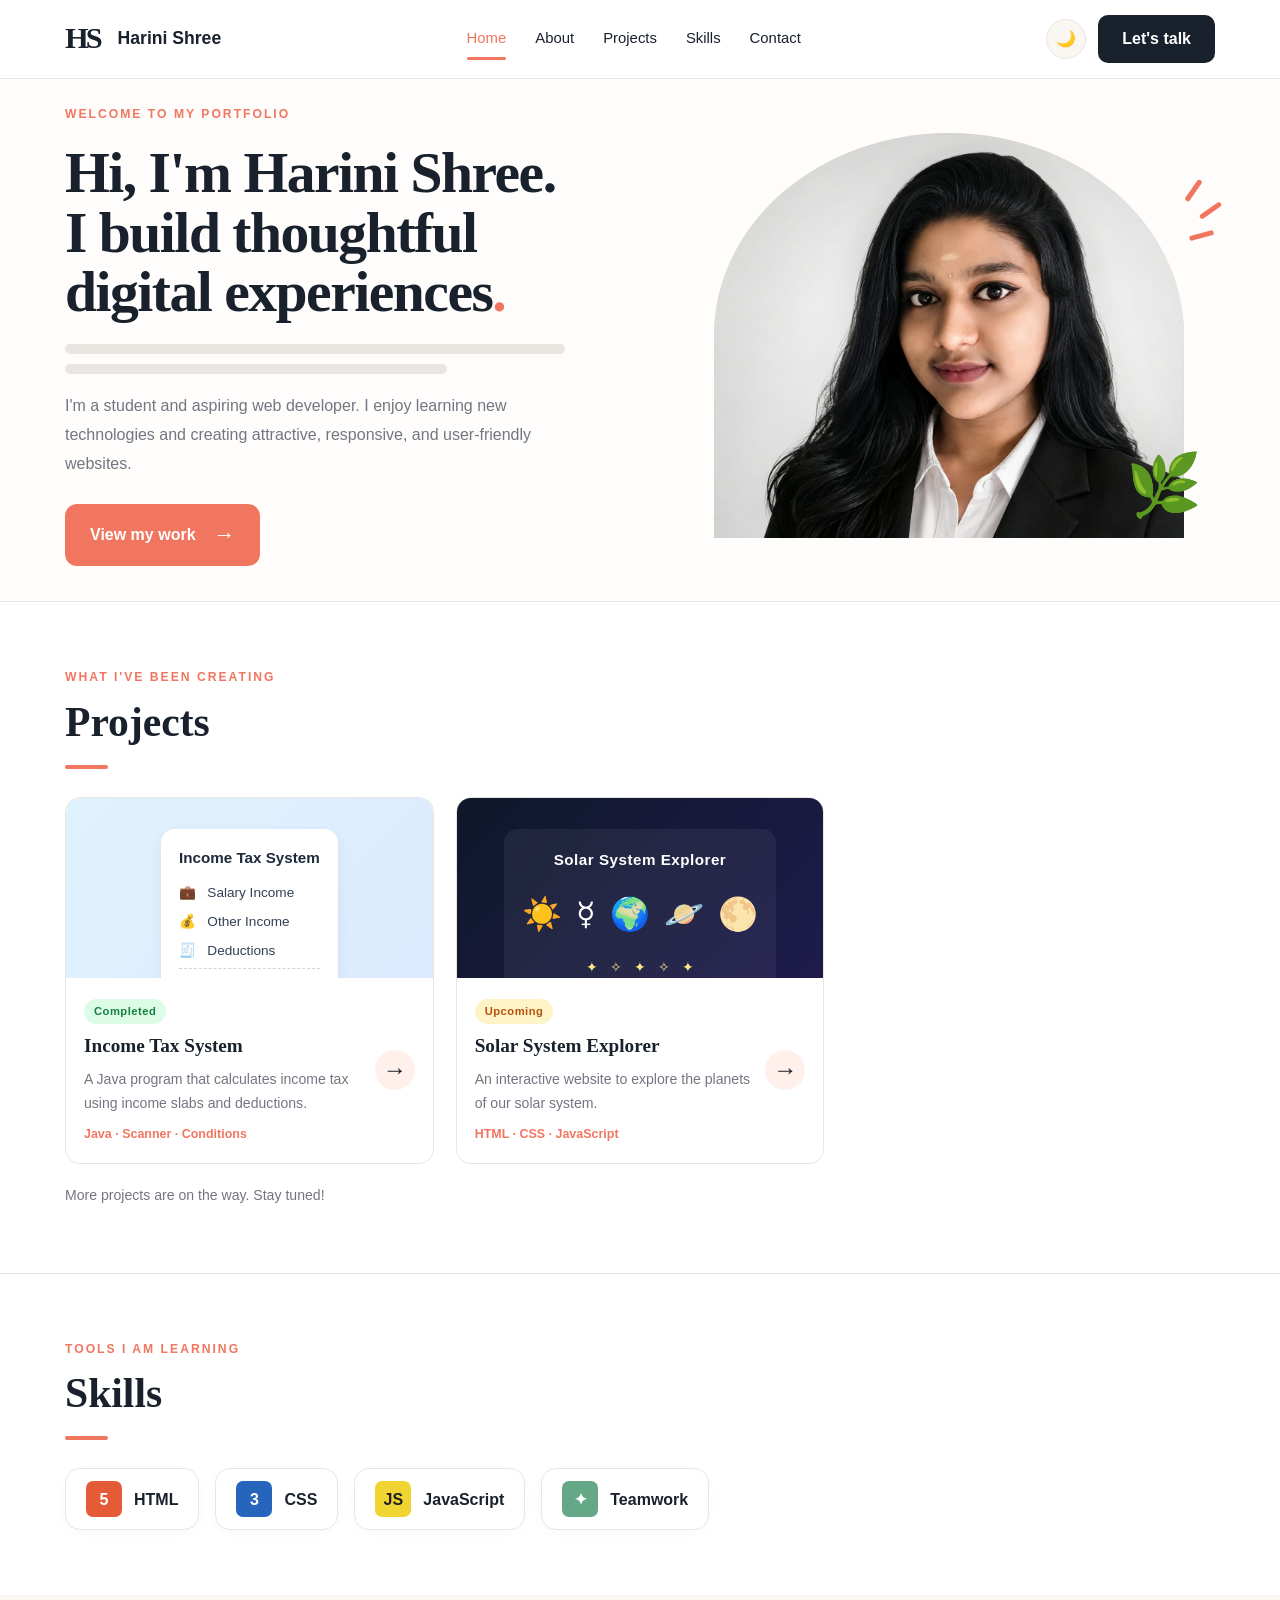
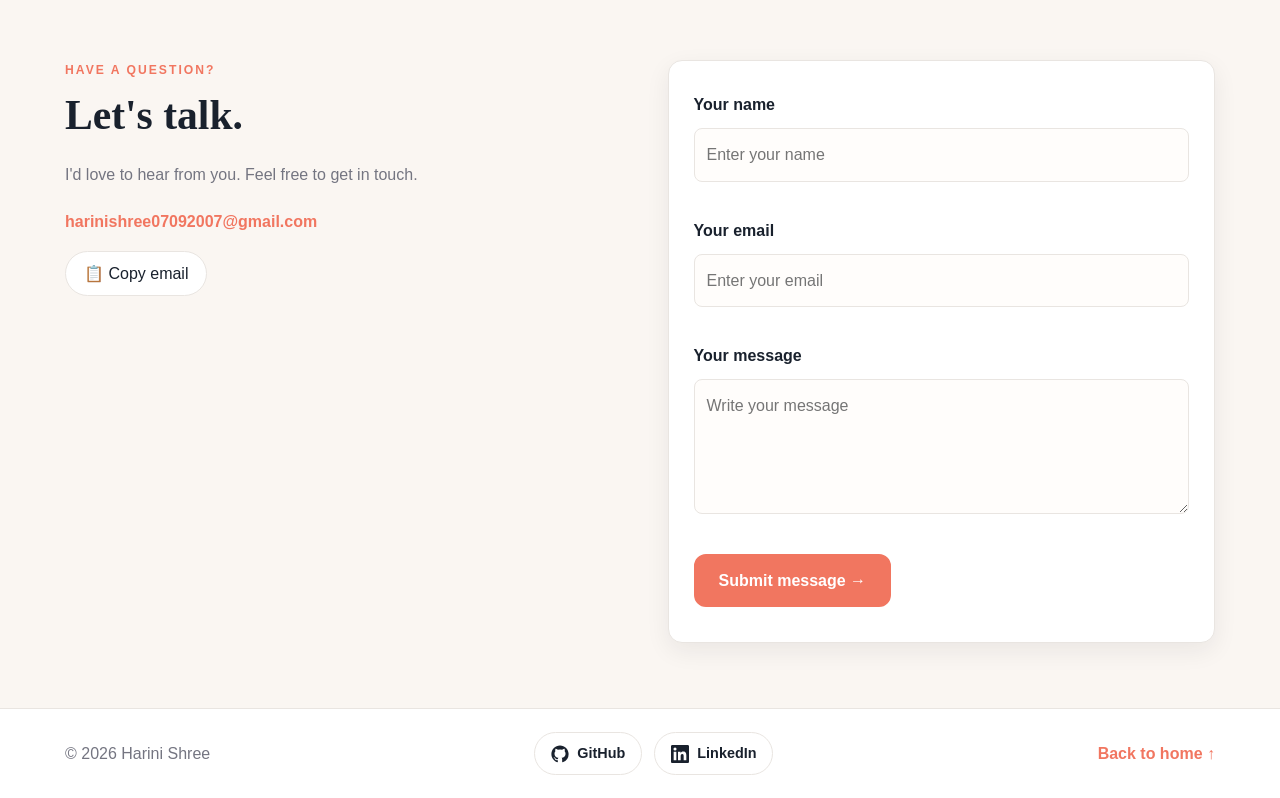
<file: js project/index.html>
<!DOCTYPE html>
<html lang="en">
<head>
    <meta charset="UTF-8">
    <meta name="viewport" content="width=device-width, initial-scale=1.0">
    <meta name="description" content="Harini Shree's personal student portfolio and web development projects">
    <title>Harini shree | Portfolio</title>
    <link rel="stylesheet" href="style.css">
    <script src="script.js" defer></script>
</head>
<body>

    <!-- Header -->
    <header class="header">
        <nav class="navbar container">
            <a href="#home" class="brand">
                <span class="brand-mark">HS</span>
                <span>Harini Shree</span>
            </a>

            <button class="menu-toggle" id="menuToggle"
                    aria-label="Open navigation menu"
                    aria-expanded="false">☰</button>

            <ul class="nav-links" id="navLinks">
                <li><a href="#home" class="active">Home</a></li>
                <li><a href="#about">About</a></li>
                <li><a href="#projects">Projects</a></li>
                <li><a href="#skills">Skills</a></li>
                <li><a href="#contact">Contact</a></li>
            </ul>

            <div class="nav-actions">
                <button class="theme-toggle" id="themeToggle"
                        aria-label="Switch to dark theme">🌙</button>
                <a href="#contact" class="talk-btn">Let's talk</a>
            </div>
        </nav>
    </header>

    <main>
        <!-- Hero / Profile Section -->
        <section class="hero" id="home">
            <div class="container hero-content">
                <div class="hero-text">
                    <p class="eyebrow">WELCOME TO MY PORTFOLIO</p>

                    <h1>
                        Hi, I'm Harini Shree.<br>
                        I build thoughtful<br>
                        digital experiences<span class="hero-dot">.</span>
                    </h1>

                    <div class="hero-lines" aria-hidden="true">
                        <span></span>
                        <span></span>
                    </div>

                    <p class="hero-description">
                        I'm a student and aspiring web developer.
                        I enjoy learning new technologies and creating
                        attractive, responsive, and user-friendly websites.
                    </p>

                    <a href="#projects" class="work-btn">
                        View my work <span>→</span>
                    </a>
                </div>

                <div class="hero-image">
                    <div class="profile-circle"></div>

                    <img src="PORFOLIO PIC.jpeg"
                         alt="Harini Shree's profile photo"
                         class="profile-photo"
                         onerror="this.style.display='none';
                         document.getElementById('photoFallback').hidden=false;">

                    <div class="photo-fallback" id="photoFallback" hidden>
                        <span>HS</span>
                        <p>Add images/profile.jpg</p>
                    </div>

                    <span class="decoration decoration-one"></span>
                    <span class="decoration decoration-two"></span>
                    <span class="decoration decoration-three"></span>

                    <div class="plant" aria-hidden="true">🌿</div>
                </div>
            </div>
        </section>

        <!-- Projects Section -->
        <!-- Projects Section -->
<section class="section projects-section" id="projects">
    <div class="container">
        <div class="section-heading">
            <div>
                <p class="eyebrow">WHAT I'VE BEEN CREATING</p>
                <h2>Projects</h2>
                <span class="heading-line"></span>
            </div>
        </div>

        <div class="projects-grid">

            <!-- Income Tax System (click -> opens PDF) -->
            <article class="project-card clickable-card" data-category="web">
                <div class="project-art tax-art">
                    <div class="tax-window">
                        <span class="tax-title">Income Tax System</span>
                        <p>💼 &nbsp; Salary Income</p>
                        <p>💰 &nbsp; Other Income</p>
                        <p>🧾 &nbsp; Deductions</p>
                        <p class="tax-result">✅ &nbsp; Tax Payable</p>
                    </div>
                </div>

                <div class="project-info">
                    <div>
                        <span class="badge badge-done">Completed</span>
                        <h3>Income Tax System</h3>
                        <p>A Java program that calculates income tax using income slabs and deductions.</p>
                        <p class="tools">Java · Scanner · Conditions</p>
                    </div>
                    <a href="Income_Tax_Semester.pdf"
                       target="_blank"
                       rel="noopener"
                       class="project-arrow card-link"
                       aria-label="Open Income Tax System PDF">→</a>
                </div>
            </article>

            <!-- Solar System Explorer (upcoming) -->
            <article class="project-card" data-category="web">
                <div class="project-art space-art">
                    <div class="space-window">
                        <span class="space-title">Solar System Explorer</span>
                        <div class="planet-row">
                            <span>☀️</span>
                            <span>☿</span>
                            <span>🌍</span>
                            <span>🪐</span>
                            <span>🌕</span>
                        </div>
                        <div class="space-stars">✦ &nbsp; ✧ &nbsp; ✦ &nbsp; ✧ &nbsp; ✦</div>
                    </div>
                </div>

                <div class="project-info">
                    <div>
                        <span class="badge badge-soon">Upcoming</span>
                        <h3>Solar System Explorer</h3>
                        <p>An interactive website to explore the planets of our solar system.</p>
                        <p class="tools">HTML · CSS · JavaScript</p>
                    </div>
                    <button class="project-arrow details-btn"
                            aria-label="Show Solar System Explorer details"
                            aria-expanded="false">→</button>
                    <p class="extra-details" hidden>
                        Planned: clickable planets with facts like size,
                        distance from the Sun, and orbit time.
                    </p>
                </div>
            </article>

        </div>

        <p class="project-note">
            More projects are on the way. Stay tuned!
        </p>
    </div>
</section>

        <!-- Skills Section -->
        <section class="section skills-section" id="skills">
            <div class="container">
                <p class="eyebrow">TOOLS I AM LEARNING</p>
                <h2>Skills</h2>
                <span class="heading-line"></span>

                <div class="skills-list">
                    <div class="skill-pill">
                        <span class="skill-icon html-icon">5</span>
                        <span>HTML</span>
                    </div>

                    <div class="skill-pill">
                        <span class="skill-icon css-icon">3</span>
                        <span>CSS</span>
                    </div>

                    <div class="skill-pill">
                        <span class="skill-icon js-icon">JS</span>
                        <span>JavaScript</span>
                    </div>

                    <div class="skill-pill">
                        <span class="skill-icon teamwork-icon">✦</span>
                        <span>Teamwork</span>
                    </div>
                </div>
            </div>
        </section>

        <!-- Contact Section -->
<section class="section contact-section" id="contact">
    <div class="container contact-layout">
        <div>
            <p class="eyebrow">HAVE A QUESTION?</p>
            <h2>Let's talk.</h2>
            <p class="contact-intro">
                I'd love to hear from you. Feel free to get in touch.
            </p>

            <a class="email-link"
               href="mailto:harinishree07092007@gmail.com">
                harinishree07092007@gmail.com
            </a>

            <div>
                <button type="button" class="copy-btn" id="copyEmail">
                    📋 Copy email
                </button>
            </div>
        </div>

        <form class="contact-form" id="contactForm" novalidate>
            <label for="name">Your name</label>
            <input id="name" name="name" type="text"
                   placeholder="Enter your name" autocomplete="name">
            <small class="field-error" id="nameError"></small>

            <label for="email">Your email</label>
            <input id="email" name="email" type="email"
                   placeholder="Enter your email" autocomplete="email">
            <small class="field-error" id="emailError"></small>

            <label for="message">Your message</label>
            <textarea id="message" name="message" rows="4"
                      placeholder="Write your message"></textarea>
            <small class="field-error" id="messageError"></small>

            <!-- Spam protection (hidden) -->
            <input type="text" name="_gotcha" class="hp"
                   tabindex="-1" autocomplete="off" aria-hidden="true">

            <button class="work-btn" type="submit" id="submitBtn">
                Submit message →
            </button>

            <p id="formMessage" role="status" aria-live="polite"></p>
        </form>
    </div>
</section>
 </main>
    <!-- Footer -->
<footer class="footer">
    <div class="container footer-content">
        <p>© <span id="year"></span> Harini Shree</p>

        <div class="social-links">
            <a href="https://github.com/harini-2007-k"
               target="_blank"
               rel="noopener noreferrer"
               class="social-btn"
               aria-label="Visit my GitHub profile">
                <svg viewBox="0 0 24 24" width="18" height="18" fill="currentColor" aria-hidden="true">
                    <path d="M12 .5C5.65.5.5 5.65.5 12c0 5.08 3.29 9.39 7.86 10.91.58.1.79-.25.79-.56v-2c-3.2.7-3.87-1.54-3.87-1.54-.52-1.33-1.28-1.69-1.28-1.69-1.04-.71.08-.7.08-.7 1.15.08 1.76 1.18 1.76 1.18 1.03 1.76 2.69 1.25 3.35.96.1-.74.4-1.25.73-1.54-2.55-.29-5.24-1.28-5.24-5.69 0-1.26.45-2.28 1.18-3.09-.12-.29-.51-1.46.11-3.05 0 0 .97-.31 3.17 1.18a11 11 0 0 1 5.77 0c2.2-1.49 3.17-1.18 3.17-1.18.62 1.59.23 2.76.11 3.05.74.81 1.18 1.83 1.18 3.09 0 4.42-2.7 5.4-5.27 5.68.41.36.78 1.06.78 2.14v3.17c0 .31.21.67.8.56A11.5 11.5 0 0 0 23.5 12C23.5 5.65 18.35.5 12 .5Z"/>
                </svg>
                GitHub
            </a>

            <a href="https://www.linkedin.com/in/harini-shree-46a46438a"
               target="_blank"
               rel="noopener noreferrer"
               class="social-btn"
               aria-label="Visit my LinkedIn profile">
                <svg viewBox="0 0 24 24" width="18" height="18" fill="currentColor" aria-hidden="true">
                    <path d="M20.45 20.45h-3.56v-5.57c0-1.33-.03-3.04-1.85-3.04-1.86 0-2.14 1.45-2.14 2.94v5.67H9.35V9h3.41v1.56h.05c.48-.9 1.64-1.85 3.37-1.85 3.6 0 4.27 2.37 4.27 5.46v6.28ZM5.34 7.43a2.06 2.06 0 1 1 0-4.12 2.06 2.06 0 0 1 0 4.12ZM7.12 20.45H3.56V9h3.56v11.45ZM22.22 0H1.77C.79 0 0 .77 0 1.73v20.54C0 23.23.79 24 1.77 24h20.45c.98 0 1.78-.77 1.78-1.73V1.73C24 .77 23.2 0 22.22 0Z"/>
                </svg>
                LinkedIn
            </a>
        </div>

        <a href="#home">Back to home ↑</a>
    </div>
</footer>

    <!-- Back to Top -->
    <button id="backToTop" class="back-to-top"
            aria-label="Back to top" title="Back to top">↑</button>

</body>
</html>
</file>
<file: js project/style.css>
/* ===== COLOR SETTINGS ===== */
:root {
    --primary: #f17660;
    --primary-dark: #df624d;
    --background: #fffdfb;
    --surface: #ffffff;
    --soft: #faf6f2;
    --text: #19212d;
    --muted: #747581;
    --border: #e9e5e1;
    --shadow: 0 8px 25px rgba(32, 28, 40, 0.07);
}

* {
    margin: 0;
    padding: 0;
    box-sizing: border-box;
    scroll-behavior: smooth;
}

body {
    font-family: Arial, Helvetica, sans-serif;
    color: var(--text);
    background: var(--background);
    line-height: 1.7;
}

a {
    color: inherit;
    text-decoration: none;
}

button,
input,
textarea {
    font: inherit;
}

button,
a {
    -webkit-tap-highlight-color: transparent;
}

button:focus-visible,
a:focus-visible,
input:focus-visible,
textarea:focus-visible {
    outline: 3px solid #b5a2ff;
    outline-offset: 4px;
}

.container {
    width: min(1150px, 90%);
    margin: 0 auto;
}

.section {
    padding: 65px 0;
    scroll-margin-top: 90px;
}

.eyebrow {
    color: var(--primary);
    font-size: 0.76rem;
    font-weight: 700;
    letter-spacing: 2px;
    margin-bottom: 10px;
}

h2 {
    font-family: Georgia, "Times New Roman", serif;
    font-size: clamp(2rem, 4vw, 2.6rem);
    line-height: 1.2;
}

.heading-line {
    display: block;
    height: 4px;
    width: 43px;
    border-radius: 10px;
    background: var(--primary);
    margin-top: 17px;
}

/* ===== HEADER AND NAVIGATION ===== */
.header {
    position: sticky;
    top: 0;
    z-index: 100;
    background: var(--surface);
    border-bottom: 1px solid var(--border);
}

.navbar {
    min-height: 78px;
    display: flex;
    align-items: center;
    justify-content: space-between;
    gap: 20px;
}

.brand {
    display: flex;
    align-items: center;
    gap: 13px;
    font-weight: 700;
    font-size: 1.1rem;
    white-space: nowrap;
}

.brand-mark {
    font-family: Georgia, serif;
    font-size: 1.9rem;
    letter-spacing: -3px;
    padding-right: 5px;
}

.nav-links {
    display: flex;
    align-items: center;
    gap: 29px;
    list-style: none;
}

.nav-links a {
    position: relative;
    display: inline-block;
    color: var(--text);
    font-size: 0.93rem;
    padding: 10px 0;
    transition: color 0.2s;
}

.nav-links a:hover,
.nav-links a.active {
    color: var(--primary);
}

.nav-links a.active::after {
    content: "";
    position: absolute;
    left: 0;
    bottom: 2px;
    width: 100%;
    height: 3px;
    background: var(--primary);
    border-radius: 5px;
}

.nav-actions {
    display: flex;
    align-items: center;
    gap: 12px;
}

.theme-toggle {
    width: 40px;
    height: 40px;
    border: 1px solid var(--border);
    background: var(--soft);
    border-radius: 50%;
    cursor: pointer;
}

.talk-btn {
    display: inline-block;
    background: var(--text);
    color: white;
    padding: 10px 24px;
    border-radius: 10px;
    font-weight: 600;
    white-space: nowrap;
}

.talk-btn:hover {
    background: var(--primary);
}

.menu-toggle {
    display: none;
    border: 1px solid var(--border);
    border-radius: 8px;
    background: var(--soft);
    color: var(--text);
    padding: 7px 12px;
    cursor: pointer;
}

/* ===== HERO / PROFILE ===== */
.hero {
    padding: 25px 0 35px;
    overflow: hidden;
    background: var(--background);
}

.hero-content {
    display: grid;
    grid-template-columns: 1.05fr 0.95fr;
    align-items: center;
    gap: 30px;
    min-height: 390px;
}

.hero-text {
    position: relative;
    z-index: 2;
}

.hero-text h1 {
    font-family: Georgia, "Times New Roman", serif;
    font-size: clamp(2.5rem, 4.5vw, 4rem);
    line-height: 1.04;
    letter-spacing: -1.5px;
    margin: 18px 0;
    color: var(--text);
}

.hero-dot {
    color: var(--primary);
}

.hero-lines {
    display: flex;
    flex-direction: column;
    gap: 10px;
    margin: 22px 0 15px;
}

.hero-lines span {
    display: block;
    height: 10px;
    background: var(--border);
    border-radius: 10px;
}

.hero-lines span:first-child {
    width: 85%;
}

.hero-lines span:last-child {
    width: 65%;
}

.hero-description {
    max-width: 480px;
    color: var(--muted);
    margin: 18px 0 25px;
    line-height: 1.8;
}

.work-btn {
    display: inline-flex;
    align-items: center;
    justify-content: center;
    gap: 18px;
    border: 2px solid var(--primary);
    border-radius: 12px;
    background: var(--primary);
    color: white;
    padding: 11px 23px;
    font-weight: 700;
    cursor: pointer;
    transition: background 0.2s, transform 0.2s;
}

.work-btn:hover {
    background: var(--primary-dark);
    border-color: var(--primary-dark);
    transform: translateY(-2px);
}

.work-btn span {
    font-size: 1.35rem;
}

.hero-image {
    position: relative;
    justify-self: center;
    width: min(100%, 470px);
    height: 405px;
    overflow: visible;
}

.profile-circle {
    position: absolute;
    inset: 0;
    border-radius: 50% 50% 0 0;
    background: #ffe4dc;
}

.profile-photo {
    position: absolute;
    bottom: 0;
    left: 50%;
    transform: translateX(-50%);
    width: 100%;
    height: 100%;
    object-fit: cover;
    object-position: center top;
    border-radius: 50% 50% 0 0;
}

.photo-fallback {
    position: absolute;
    inset: 0;
    z-index: 2;
    display: flex;
    flex-direction: column;
    justify-content: center;
    align-items: center;
    text-align: center;
    border-radius: 50% 50% 0 0;
    color: #62483e;
}

.photo-fallback[hidden] {
    display: none;
}

.photo-fallback span {
    font-family: Georgia, serif;
    font-size: 5rem;
    font-weight: bold;
}

.decoration {
    position: absolute;
    top: 45px;
    right: -12px;
    width: 5px;
    height: 25px;
    border-radius: 5px;
    background: var(--primary);
    transform: rotate(35deg);
}

.decoration-two {
    top: 65px;
    right: -29px;
    transform: rotate(55deg);
}

.decoration-three {
    top: 90px;
    right: -20px;
    transform: rotate(75deg);
}

.plant {
    position: absolute;
    right: -18px;
    bottom: 0;
    font-size: 3.8rem;
    z-index: 3;
}

/* ===== PROJECTS ===== */
.projects-section {
    background: var(--surface);
    border-top: 1px solid var(--border);
    border-bottom: 1px solid var(--border);
}

.section-heading {
    display: flex;
    align-items: end;
    justify-content: space-between;
    flex-wrap: wrap;
    gap: 20px;
    margin-bottom: 28px;
}

.section-heading h2,
.skills-section h2 {
    margin-top: 4px;
}

.project-filters {
    display: flex;
    flex-wrap: wrap;
    gap: 8px;
}

.filter-btn {
    padding: 7px 16px;
    border: 1px solid var(--border);
    border-radius: 25px;
    color: var(--text);
    background: var(--surface);
    cursor: pointer;
}

.filter-btn:hover,
.filter-btn.active {
    background: var(--primary);
    color: white;
    border-color: var(--primary);
}

.projects-grid {
    display: grid;
    grid-template-columns: repeat(3, minmax(0, 1fr));
    gap: 22px;
    align-items: start;
}

.project-card {
    min-width: 0;
    overflow: hidden;
    border-radius: 15px;
    background: var(--surface);
    border: 1px solid var(--border);
    transition: transform 0.2s, box-shadow 0.2s;
}

.project-card:hover {
    transform: translateY(-4px);
    box-shadow: var(--shadow);
}

.project-card[hidden] {
    display: none;
}

.project-art {
    height: 180px;
    padding: 15px;
    display: grid;
    place-items: center;
    overflow: hidden;
}

.recipe-art {
    background: #f9e9dd;
}

.study-art {
    background: #e7f0ff;
}

.travel-art {
    background: #e2f2e8;
}

.mock-window,
.planner-window,
.travel-window {
    width: 100%;
    height: 100%;
    background: rgba(255, 255, 255, 0.88);
    border-radius: 10px;
    overflow: hidden;
}

.mock-window {
    padding: 12px;
}

.mock-search {
    display: block;
    padding: 5px 10px;
    color: #767676;
    background: #f5f4f2;
    border-radius: 20px;
    font-size: 0.78rem;
}

.food-emoji {
    font-size: 2.5rem;
    text-align: center;
    padding: 4px;
}

.food-row {
    display: flex;
    justify-content: space-between;
    gap: 8px;
}

.food-row span {
    display: grid;
    place-items: center;
    flex: 1;
    min-height: 45px;
    background: #fff1e8;
    border-radius: 8px;
    font-size: 1.6rem;
}

.planner-window {
    display: flex;
}

.planner-sidebar {
    width: 25%;
    padding: 12px 8px;
    color: #3879cf;
    background: #cce0ff;
    text-align: center;
}

.planner-content {
    flex: 1;
    padding: 12px;
    font-size: 0.75rem;
}

.planner-content > span {
    display: block;
    font-weight: bold;
    margin-bottom: 7px;
}

.planner-content p {
    padding: 3px 0;
    border-bottom: 1px solid #eeeeee;
}

.travel-window {
    display: flex;
    padding: 10px;
    gap: 10px;
}

.travel-window aside {
    width: 25%;
    color: #52675b;
    font-size: 0.68rem;
    font-weight: bold;
}

.travel-photos {
    flex: 1;
    display: grid;
    grid-template-columns: 1fr 1fr;
    grid-template-rows: 1fr 1fr;
    gap: 7px;
}

.travel-photos span {
    display: grid;
    place-items: center;
    border-radius: 7px;
    background: #d9e9dc;
    font-size: 1.8rem;
}

.travel-photos span:first-child {
    grid-row: span 2;
    font-size: 2.5rem;
}

.project-info {
    display: grid;
    grid-template-columns: minmax(0, 1fr) auto;
    gap: 10px;
    align-items: center;
    padding: 18px;
}

.project-info h3 {
    font-family: Georgia, "Times New Roman", serif;
    font-size: 1.2rem;
    margin-bottom: 5px;
}

.project-info p {
    color: var(--muted);
    font-size: 0.88rem;
}

.project-info .tools {
    color: var(--primary);
    font-size: 0.78rem;
    font-weight: bold;
    margin-top: 8px;
}

.project-arrow {
    width: 40px;
    height: 40px;
    flex-shrink: 0;
    border: none;
    border-radius: 50%;
    background: #fff0eb;
    color: var(--text);
    font-size: 1.5rem;
    cursor: pointer;
}

.project-arrow:hover {
    background: var(--primary);
    color: white;
}

.extra-details {
    grid-column: 1 / -1;
    padding-top: 10px;
    border-top: 1px solid var(--border);
}

.project-note {
    margin-top: 20px;
    color: var(--muted);
    font-size: 0.88rem;
}

/* ===== ABOUT ===== */
.about-section {
    background: var(--soft);
}

.about-layout {
    display: grid;
    grid-template-columns: 0.8fr 1.2fr;
    gap: 55px;
    align-items: start;
}

.about-layout h2 {
    margin-bottom: 10px;
}

.about-card {
    padding: 28px;
    border: 1px solid var(--border);
    background: var(--surface);
    border-radius: 14px;
    box-shadow: var(--shadow);
}

.about-card p {
    color: var(--muted);
    margin-bottom: 15px;
}

.text-link {
    display: inline-block;
    margin-top: 5px;
    color: var(--primary);
    font-weight: bold;
}

/* ===== SKILLS ===== */
.skills-section {
    background: var(--surface);
}

.skills-section .heading-line {
    margin-bottom: 28px;
}

.skills-list {
    display: flex;
    flex-wrap: wrap;
    gap: 16px;
}

.skill-pill {
    display: inline-flex;
    align-items: center;
    gap: 12px;
    padding: 12px 20px;
    border: 1px solid var(--border);
    border-radius: 15px;
    background: var(--surface);
    font-weight: bold;
    box-shadow: 0 3px 12px rgba(0, 0, 0, 0.025);
}

.skill-icon {
    width: 36px;
    height: 36px;
    display: grid;
    place-items: center;
    border-radius: 7px;
    color: white;
    font-weight: bold;
}

.html-icon {
    background: #e45b37;
}

.css-icon {
    background: #2765bd;
}

.js-icon {
    background: #f0d532;
    color: #202020;
}

.teamwork-icon {
    background: #65a887;
}

/* ===== CONTACT ===== */
.contact-section {
    background: var(--soft);
}

.contact-layout {
    display: grid;
    grid-template-columns: 1fr 1fr;
    gap: 55px;
    align-items: start;
}

.contact-intro {
    color: var(--muted);
    margin: 20px 0;
}

.email-link {
    color: var(--primary);
    font-weight: bold;
    overflow-wrap: anywhere;
}

.contact-form {
    display: grid;
    gap: 10px;
    padding: 25px;
    background: var(--surface);
    border: 1px solid var(--border);
    border-radius: 14px;
    box-shadow: var(--shadow);
}

.contact-form label {
    font-weight: bold;
    margin-top: 5px;
}

.contact-form input,
.contact-form textarea {
    width: 100%;
    min-width: 0;
    padding: 12px;
    color: var(--text);
    background: var(--background);
    border: 1px solid var(--border);
    border-radius: 8px;
}

.contact-form textarea {
    resize: vertical;
}

.contact-form .work-btn {
    justify-self: start;
    margin-top: 10px;
}

#formMessage {
    color: var(--primary);
    font-size: 0.9rem;
}

/* ===== FOOTER ===== */
.footer {
    padding: 23px 0;
    background: var(--surface);
    border-top: 1px solid var(--border);
}

.footer-content {
    display: flex;
    align-items: center;
    justify-content: space-between;
    gap: 15px;
}

.footer p {
    color: var(--muted);
}

.footer a {
    color: var(--primary);
    font-weight: bold;
}

/* ===== BACK TO TOP ===== */
.back-to-top {
    position: fixed;
    right: 22px;
    bottom: 22px;
    z-index: 99;
    width: 48px;
    height: 48px;
    display: grid;
    place-items: center;
    border: none;
    border-radius: 50%;
    background: var(--primary);
    color: white;
    font-size: 1.6rem;
    cursor: pointer;
    box-shadow: var(--shadow);
    opacity: 0;
    visibility: hidden;
    transform: translateY(10px);
    transition: opacity 0.2s, transform 0.2s;
}

.back-to-top.show {
    opacity: 1;
    visibility: visible;
    transform: translateY(0);
}

.back-to-top:hover {
    background: var(--primary-dark);
}

/* ===== DARK THEME ===== */
body.dark-theme {
    --background: #171720;
    --surface: #22222e;
    --soft: #1c1c28;
    --text: #f4f1f7;
    --muted: #c0bdcb;
    --border: #3a3948;
    --shadow: 0 8px 25px rgba(0, 0, 0, 0.18);
}

body.dark-theme .hero {
    background: var(--background);
}

body.dark-theme .profile-circle {
    background: #453039;
}

body.dark-theme .hero-lines span {
    background: #393744;
}

body.dark-theme .project-art {
    filter: brightness(0.9);
}

body.dark-theme .project-arrow {
    background: #39313b;
    color: white;
}

/* ===== TABLET ===== */
@media (max-width: 900px) {
    .nav-links {
        gap: 15px;
    }

    .hero-content {
        grid-template-columns: 1.1fr 0.9fr;
        gap: 20px;
    }

    .hero-text h1 {
        font-size: clamp(2.2rem, 5vw, 3.3rem);
    }

    .hero-image {
        height: 330px;
    }

    .projects-grid {
        grid-template-columns: repeat(2, minmax(0, 1fr));
    }

    .about-layout,
    .contact-layout {
        gap: 30px;
    }
}

/* ===== MOBILE ===== */
@media (max-width: 650px) {
    .container {
        width: 90%;
    }

    .section {
        padding: 50px 0;
    }

    .navbar {
        min-height: 70px;
        flex-wrap: wrap;
        gap: 10px;
        padding: 10px 0;
    }

    .brand {
        font-size: 1rem;
        gap: 8px;
    }

    .brand-mark {
        font-size: 1.6rem;
    }

    .menu-toggle {
        display: inline-block;
        margin-left: auto;
    }

    .nav-actions {
        gap: 7px;
    }

    .talk-btn {
        display: none;
    }

    .nav-links {
        order: 4;
        display: none;
        flex-direction: column;
        align-items: stretch;
        width: 100%;
        gap: 0;
        padding: 8px 0;
        border-top: 1px solid var(--border);
    }

    .nav-links.open {
        display: flex;
    }

    .nav-links a {
        display: block;
        padding: 10px 5px;
    }

    .nav-links a.active::after {
        display: none;
    }

    .hero {
        padding: 28px 0 40px;
    }

    .hero-content {
        grid-template-columns: 1fr;
        gap: 28px;
    }

    .hero-image {
        grid-row: 1;
        width: min(100%, 300px);
        height: 285px;
    }

    .hero-text h1 {
        font-size: clamp(2.1rem, 8.5vw, 3.1rem);
        letter-spacing: -1px;
    }

    .hero-description {
        font-size: 0.95rem;
    }

    .decoration {
        right: -5px;
    }

    .decoration-two {
        right: -18px;
    }

    .decoration-three {
        right: -12px;
    }

    .plant {
        right: -12px;
        font-size: 2.8rem;
    }

    .section-heading {
        align-items: start;
        flex-direction: column;
    }

    .projects-grid {
        grid-template-columns: 1fr;
    }

    .project-art {
        height: 190px;
    }

    .about-layout,
    .contact-layout {
        grid-template-columns: 1fr;
        gap: 25px;
    }

    .about-card,
    .contact-form {
        padding: 20px;
    }

    .skills-list {
        gap: 10px;
    }

    .skill-pill {
        padding: 9px 12px;
        gap: 8px;
        font-size: 0.9rem;
    }

    .skill-icon {
        width: 31px;
        height: 31px;
    }

    .footer-content {
        flex-direction: column;
        text-align: center;
    }
}

/* ===== SMALL MOBILE ===== */
@media (max-width: 360px) {
    .brand {
        font-size: 0.9rem;
    }

    .theme-toggle {
        width: 35px;
        height: 35px;
    }

    .hero-text h1 {
        font-size: 2rem;
    }

    .project-info {
        padding: 13px;
    }
}

/* ===== REDUCED MOTION ===== */
@media (prefers-reduced-motion: reduce) {
    *,
    *::before,
    *::after {
        scroll-behavior: auto !important;
        transition: none !important;
        animation: none !important;
    }
}
/* ---------- Income Tax card ---------- */
.tax-art {
    background: linear-gradient(135deg, #e0f2fe, #dbeafe);
}

.tax-window {
    background: #fff;
    border-radius: 14px;
    padding: 16px 18px;
    margin: 16px;
    box-shadow: 0 4px 14px rgba(0, 0, 0, 0.06);
}

.tax-title {
    display: block;
    font-weight: 700;
    font-size: 0.95rem;
    margin-bottom: 10px;
    color: #1e293b;
}

.tax-window p {
    margin: 6px 0;
    font-size: 0.85rem;
    color: #334155;
}

.tax-window .tax-result {
    font-weight: 700;
    color: #16a34a;
    border-top: 1px dashed #cbd5e1;
    padding-top: 8px;
}

/* Clickable card (whole card opens the PDF) */
.clickable-card {
    position: relative;
    cursor: pointer;
}

.card-link {
    text-decoration: none;
    display: inline-flex;
    align-items: center;
    justify-content: center;
}

.card-link::after {
    content: "";
    position: absolute;
    inset: 0;
    border-radius: inherit;
}

/* ---------- Solar System card ---------- */
.space-art {
    background: linear-gradient(135deg, #0f172a, #1e1b4b);
}

.space-window {
    background: rgba(255, 255, 255, 0.06);
    border-radius: 14px;
    padding: 18px;
    text-align: center;
    color: #fff;
    margin: 16px;
}

.space-title {
    display: block;
    font-weight: 700;
    font-size: 0.95rem;
    margin-bottom: 14px;
    letter-spacing: 0.5px;
}

.planet-row {
    display: flex;
    justify-content: center;
    gap: 14px;
    font-size: 2rem;
}

.space-stars {
    margin-top: 14px;
    color: #fde68a;
    font-size: 0.9rem;
}

/* ---------- Badges ---------- */
.badge {
    display: inline-block;
    font-size: 0.7rem;
    font-weight: 700;
    padding: 3px 10px;
    border-radius: 999px;
    margin-bottom: 6px;
    letter-spacing: 0.5px;
}

.badge-done {
    background: #dcfce7;
    color: #15803d;
}

.badge-soon {
    background: #fef3c7;
    color: #b45309;
}
/* ---------- Contact form: validation & status ---------- */
.field-error {
    display: block;
    min-height: 1.1em;
    color: #dc2626;
    font-size: 0.8rem;
    margin-top: -4px;
}

.contact-form input.invalid,
.contact-form textarea.invalid {
    border-color: #dc2626;
}

.contact-form input.valid,
.contact-form textarea.valid {
    border-color: #16a34a;
}

.hp {
    position: absolute;
    left: -9999px;
    width: 1px;
    height: 1px;
    opacity: 0;
}

.work-btn:disabled {
    opacity: 0.6;
    cursor: not-allowed;
    transform: none;
}

#formMessage.success {
    color: #16a34a;
    font-weight: bold;
}

#formMessage.error {
    color: #dc2626;
    font-weight: bold;
}

/* ---------- Copy email button ---------- */
.copy-btn {
    margin-top: 16px;
    padding: 8px 18px;
    border: 1px solid var(--border);
    border-radius: 25px;
    background: var(--surface);
    color: var(--text);
    cursor: pointer;
    transition: background 0.2s, color 0.2s;
}

.copy-btn:hover {
    background: var(--primary);
    color: #fff;
    border-color: var(--primary);
}
/* ---------- Footer social links ---------- */
.social-links {
    display: flex;
    align-items: center;
    gap: 12px;
}

.footer .social-btn {
    display: inline-flex;
    align-items: center;
    gap: 8px;
    padding: 8px 16px;
    border: 1px solid var(--border);
    border-radius: 25px;
    background: var(--surface);
    color: var(--text);
    font-size: 0.9rem;
    font-weight: 600;
    transition: background 0.2s, color 0.2s, transform 0.2s;
}

.footer .social-btn:hover {
    background: var(--primary);
    border-color: var(--primary);
    color: #fff;
    transform: translateY(-2px);
}

@media (max-width: 650px) {
    .social-links {
        flex-wrap: wrap;
        justify-content: center;
    }
}
</file>
